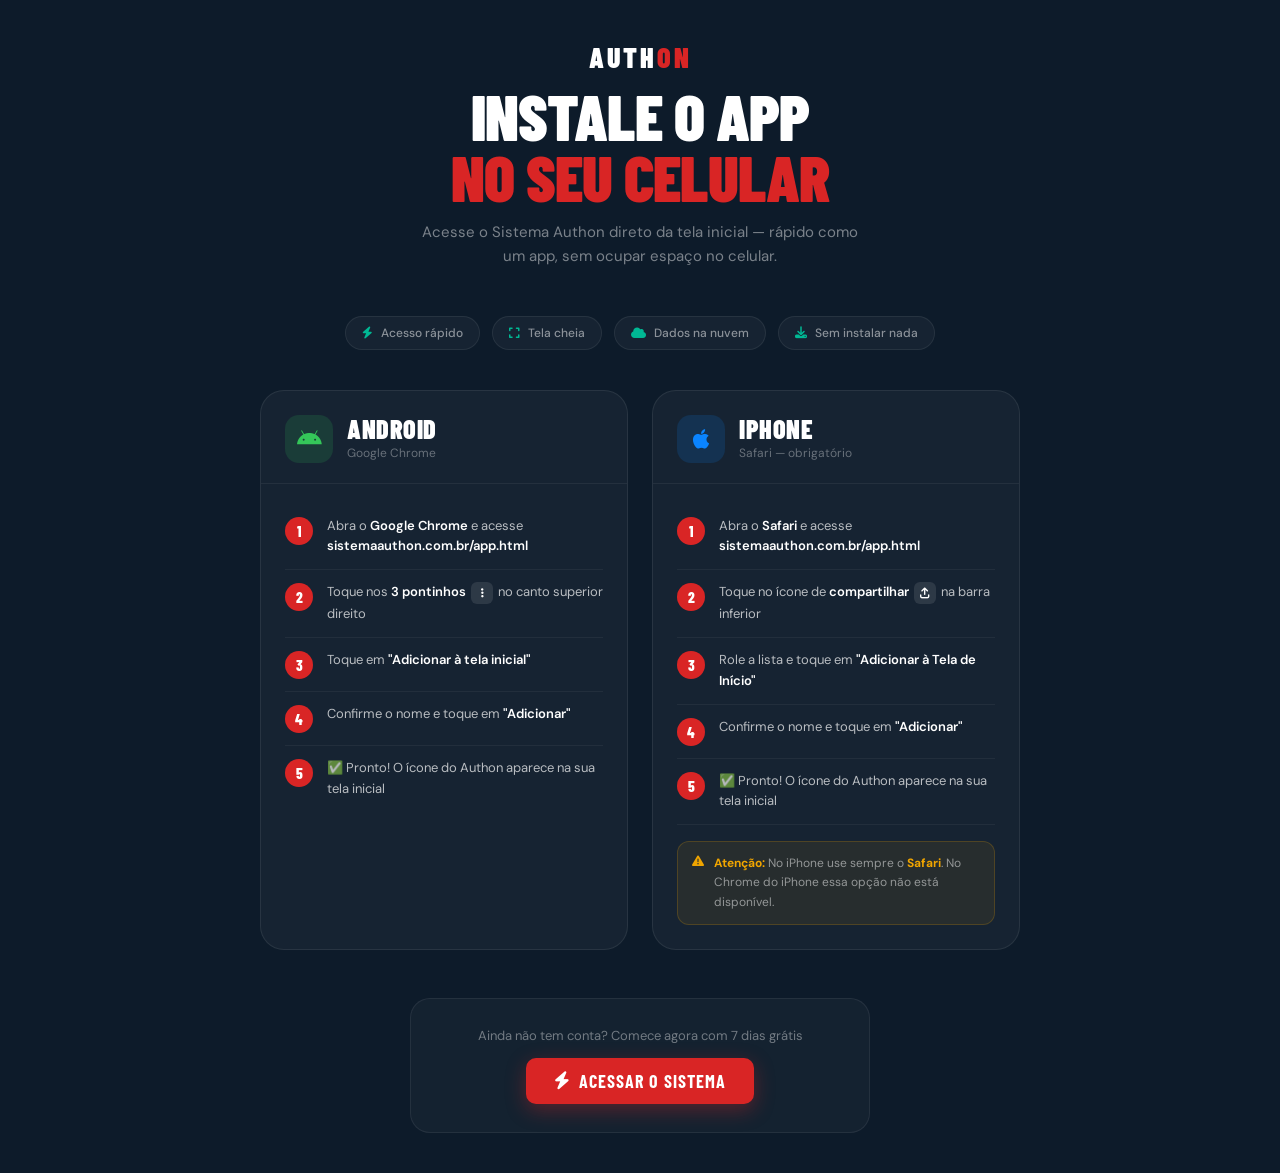
<file: tutorial-instalar-app.html>
<!DOCTYPE html>
<html lang="pt-BR">
<head>
<meta charset="UTF-8">
<meta name="viewport" content="width=device-width, initial-scale=1.0">
<title>Instalar App | Sistema Authon</title>
<link href="https://fonts.googleapis.com/css2?family=Barlow+Condensed:wght@700;800;900&family=DM+Sans:wght@400;500;600&display=swap" rel="stylesheet">
<link href="https://cdnjs.cloudflare.com/ajax/libs/font-awesome/6.4.0/css/all.min.css" rel="stylesheet">
<style>
:root {
  --navy: #0d1b2a;
  --red: #D92525;
  --green: #00b894;
  --gold: #f0a500;
  --light: #f4f6f9;
}

* { box-sizing: border-box; margin: 0; padding: 0; }
html { scroll-behavior: smooth; }

body {
  font-family: 'DM Sans', sans-serif;
  background: var(--navy);
  min-height: 100vh;
  display: flex;
  flex-direction: column;
  align-items: center;
  padding: 40px 20px;
}

/* HEADER */
.header {
  text-align: center;
  margin-bottom: 48px;
}
.logo {
  font-family: 'Barlow Condensed', sans-serif;
  font-size: 28px; font-weight: 900;
  color: white; letter-spacing: 3px;
  text-transform: uppercase; margin-bottom: 12px;
}
.logo span { color: var(--red); }
.header h1 {
  font-family: 'Barlow Condensed', sans-serif;
  font-size: clamp(36px, 8vw, 64px);
  font-weight: 900; text-transform: uppercase;
  color: white; line-height: 0.95;
  letter-spacing: -1px; margin-bottom: 12px;
}
.header h1 em { color: var(--red); font-style: normal; }
.header p {
  color: rgba(255,255,255,0.45);
  font-size: 15px; line-height: 1.6;
  max-width: 460px; margin: 0 auto;
}

/* CARDS CONTAINER */
.cards {
  display: grid;
  grid-template-columns: repeat(auto-fit, minmax(320px, 1fr));
  gap: 24px;
  max-width: 760px;
  width: 100%;
  margin-bottom: 48px;
}

/* CARD */
.card {
  background: rgba(255,255,255,0.04);
  border: 1px solid rgba(255,255,255,0.08);
  border-radius: 24px;
  overflow: hidden;
}

.card-header {
  padding: 24px 24px 20px;
  display: flex; align-items: center; gap: 14px;
  border-bottom: 1px solid rgba(255,255,255,0.06);
}
.card-icon {
  width: 48px; height: 48px; border-radius: 14px;
  display: flex; align-items: center; justify-content: center;
  font-size: 22px; flex-shrink: 0;
}
.card-icon.android { background: rgba(52,199,89,0.15); }
.card-icon.iphone  { background: rgba(10,132,255,0.15); }
.card-title {
  font-family: 'Barlow Condensed', sans-serif;
  font-size: 26px; font-weight: 900;
  text-transform: uppercase; color: white;
  letter-spacing: 0.5px; line-height: 1;
}
.card-sub {
  font-size: 12px; color: rgba(255,255,255,0.35);
  margin-top: 3px;
}

.card-body { padding: 20px 24px 24px; }

/* STEPS */
.step {
  display: flex; gap: 14px;
  padding: 12px 0;
  border-bottom: 1px solid rgba(255,255,255,0.05);
}
.step:last-child { border-bottom: none; padding-bottom: 0; }

.step-num {
  width: 28px; height: 28px; border-radius: 50%;
  background: var(--red); color: white;
  font-family: 'Barlow Condensed', sans-serif;
  font-size: 15px; font-weight: 800;
  display: flex; align-items: center; justify-content: center;
  flex-shrink: 0; margin-top: 1px;
}
.step-text {
  font-size: 13px; color: rgba(255,255,255,0.7);
  line-height: 1.6; flex: 1;
}
.step-text strong { color: white; font-weight: 600; }
.step-icon {
  display: inline-flex; align-items: center; justify-content: center;
  width: 22px; height: 22px; border-radius: 6px;
  background: rgba(255,255,255,0.1);
  font-size: 11px; color: white; margin: 0 2px;
  vertical-align: middle;
}

/* ALERT */
.alert {
  display: flex; gap: 10px; align-items: flex-start;
  background: rgba(240,165,0,0.08);
  border: 1px solid rgba(240,165,0,0.2);
  border-radius: 12px; padding: 12px 14px;
  margin-top: 16px;
  font-size: 12px; color: rgba(255,255,255,0.5);
  line-height: 1.6;
}
.alert i { color: var(--gold); flex-shrink: 0; margin-top: 1px; }
.alert strong { color: var(--gold); }

/* BENEFIT STRIP */
.benefits {
  display: flex; gap: 12px; flex-wrap: wrap;
  justify-content: center;
  max-width: 760px; width: 100%;
  margin-bottom: 40px;
}
.benefit {
  display: flex; align-items: center; gap: 8px;
  background: rgba(255,255,255,0.04);
  border: 1px solid rgba(255,255,255,0.07);
  border-radius: 20px; padding: 8px 16px;
  font-size: 12px; color: rgba(255,255,255,0.5);
  font-weight: 500;
}
.benefit i { color: var(--green); font-size: 12px; }

/* CTA */
.cta {
  text-align: center;
  background: rgba(255,255,255,0.03);
  border: 1px solid rgba(255,255,255,0.07);
  border-radius: 20px; padding: 28px 32px;
  max-width: 460px; width: 100%;
}
.cta p { color: rgba(255,255,255,0.4); font-size: 13px; margin-bottom: 14px; }
.cta a {
  display: inline-flex; align-items: center; gap: 8px;
  background: var(--red); color: white;
  padding: 12px 28px; border-radius: 10px;
  font-family: 'Barlow Condensed', sans-serif;
  font-size: 18px; font-weight: 700; letter-spacing: 1px;
  text-transform: uppercase; text-decoration: none;
  box-shadow: 0 6px 20px rgba(217,37,37,0.35);
}

@media (max-width: 480px) {
  .cards { grid-template-columns: 1fr; }
  body { padding: 28px 16px; }
}
</style>
</head>
<body>

<!-- HEADER -->
<div class="header">
  <div class="logo">AUTH<span>ON</span></div>
  <h1>Instale o app<br><em>no seu celular</em></h1>
  <p>Acesse o Sistema Authon direto da tela inicial — rápido como um app, sem ocupar espaço no celular.</p>
</div>

<!-- BENEFITS -->
<div class="benefits">
  <div class="benefit"><i class="fas fa-bolt"></i> Acesso rápido</div>
  <div class="benefit"><i class="fas fa-expand"></i> Tela cheia</div>
  <div class="benefit"><i class="fas fa-cloud"></i> Dados na nuvem</div>
  <div class="benefit"><i class="fas fa-download"></i> Sem instalar nada</div>
</div>

<!-- CARDS -->
<div class="cards">

  <!-- ANDROID -->
  <div class="card">
    <div class="card-header">
      <div class="card-icon android">
        <i class="fab fa-android" style="color:#34c759;"></i>
      </div>
      <div>
        <div class="card-title">Android</div>
        <div class="card-sub">Google Chrome</div>
      </div>
    </div>
    <div class="card-body">
      <div class="step">
        <div class="step-num">1</div>
        <div class="step-text">Abra o <strong>Google Chrome</strong> e acesse <strong>sistemaauthon.com.br/app.html</strong></div>
      </div>
      <div class="step">
        <div class="step-num">2</div>
        <div class="step-text">Toque nos <strong>3 pontinhos</strong> <span class="step-icon"><i class="fas fa-ellipsis-v"></i></span> no canto superior direito</div>
      </div>
      <div class="step">
        <div class="step-num">3</div>
        <div class="step-text">Toque em <strong>"Adicionar à tela inicial"</strong></div>
      </div>
      <div class="step">
        <div class="step-num">4</div>
        <div class="step-text">Confirme o nome e toque em <strong>"Adicionar"</strong></div>
      </div>
      <div class="step">
        <div class="step-num">5</div>
        <div class="step-text">✅ Pronto! O ícone do Authon aparece na sua tela inicial</div>
      </div>
    </div>
  </div>

  <!-- IPHONE -->
  <div class="card">
    <div class="card-header">
      <div class="card-icon iphone">
        <i class="fab fa-apple" style="color:#0a84ff;"></i>
      </div>
      <div>
        <div class="card-title">iPhone</div>
        <div class="card-sub">Safari — obrigatório</div>
      </div>
    </div>
    <div class="card-body">
      <div class="step">
        <div class="step-num">1</div>
        <div class="step-text">Abra o <strong>Safari</strong> e acesse <strong>sistemaauthon.com.br/app.html</strong></div>
      </div>
      <div class="step">
        <div class="step-num">2</div>
        <div class="step-text">Toque no ícone de <strong>compartilhar</strong> <span class="step-icon"><i class="fas fa-arrow-up-from-bracket"></i></span> na barra inferior</div>
      </div>
      <div class="step">
        <div class="step-num">3</div>
        <div class="step-text">Role a lista e toque em <strong>"Adicionar à Tela de Início"</strong></div>
      </div>
      <div class="step">
        <div class="step-num">4</div>
        <div class="step-text">Confirme o nome e toque em <strong>"Adicionar"</strong></div>
      </div>
      <div class="step">
        <div class="step-num">5</div>
        <div class="step-text">✅ Pronto! O ícone do Authon aparece na sua tela inicial</div>
      </div>
      <div class="alert">
        <i class="fas fa-exclamation-triangle"></i>
        <div><strong>Atenção:</strong> No iPhone use sempre o <strong>Safari</strong>. No Chrome do iPhone essa opção não está disponível.</div>
      </div>
    </div>
  </div>

</div>

<!-- CTA -->
<div class="cta">
  <p>Ainda não tem conta? Comece agora com 7 dias grátis</p>
  <a href="https://sistemaauthon.com.br">
    <i class="fas fa-bolt"></i> Acessar o Sistema
  </a>
</div>

</body>
</html>
</file>
